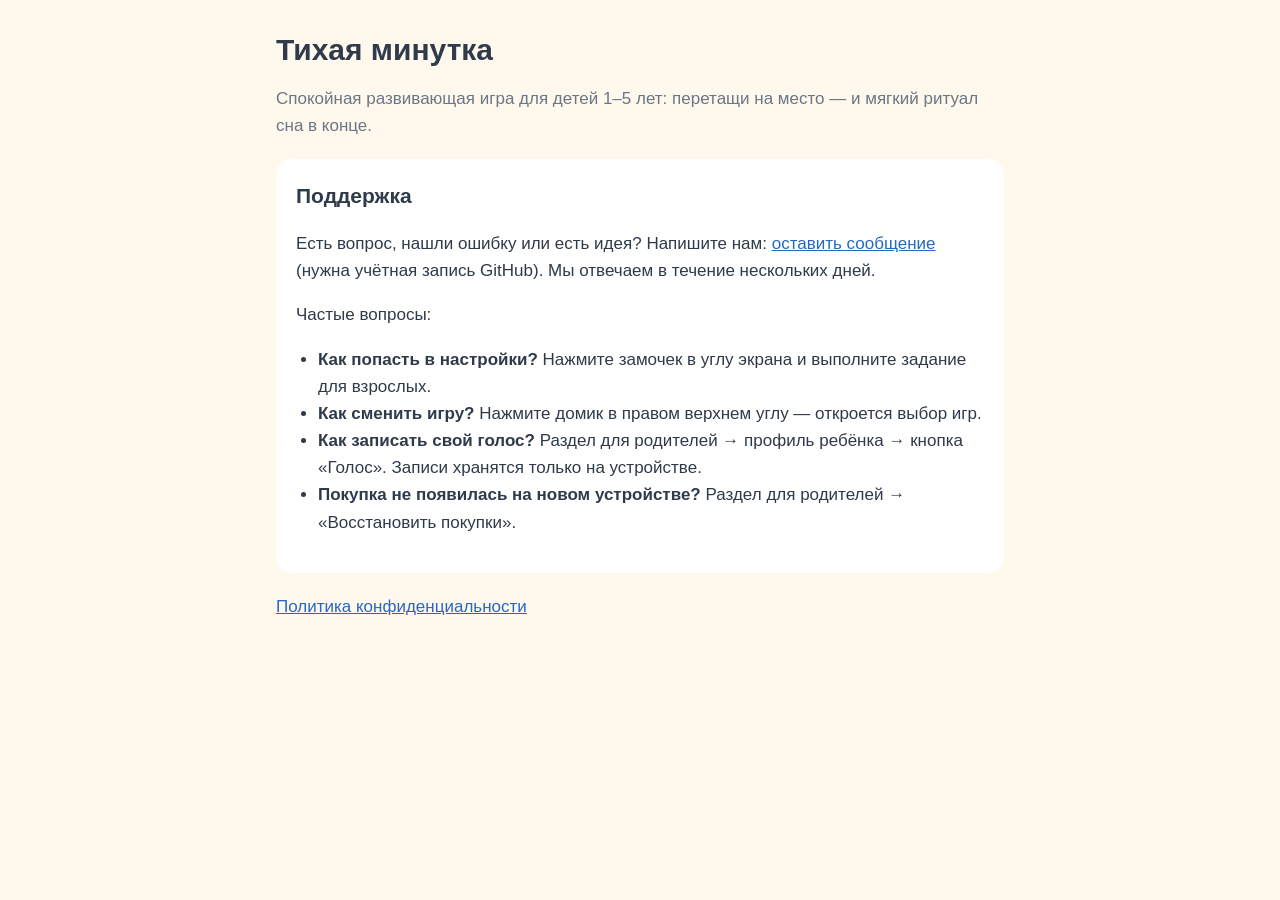
<file: index.html>
<!doctype html>
<html lang="ru">
<head>
<meta charset="utf-8">
<meta name="viewport" content="width=device-width, initial-scale=1">
<title>Тихая минутка — поддержка</title>
<link rel="stylesheet" href="style.css">
</head>
<body>
<main>
<h1>Тихая минутка</h1>
<p class="muted">Спокойная развивающая игра для детей 1–5 лет: перетащи на место — и мягкий ритуал сна в конце.</p>

<div class="card">
<h2 style="margin-top:0">Поддержка</h2>
<p>Есть вопрос, нашли ошибку или есть идея? Напишите нам:
<a href="https://github.com/iamzvv/tikhaya-minutka/issues/new">оставить сообщение</a>
(нужна учётная запись GitHub). Мы отвечаем в течение нескольких дней.</p>
<p>Частые вопросы:</p>
<ul>
<li><b>Как попасть в настройки?</b> Нажмите замочек в углу экрана и выполните задание для взрослых.</li>
<li><b>Как сменить игру?</b> Нажмите домик в правом верхнем углу — откроется выбор игр.</li>
<li><b>Как записать свой голос?</b> Раздел для родителей → профиль ребёнка → кнопка «Голос». Записи хранятся только на устройстве.</li>
<li><b>Покупка не появилась на новом устройстве?</b> Раздел для родителей → «Восстановить покупки».</li>
</ul>
</div>

<p><a href="privacy.html">Политика конфиденциальности</a></p>
</main>
</body>
</html>
</file>
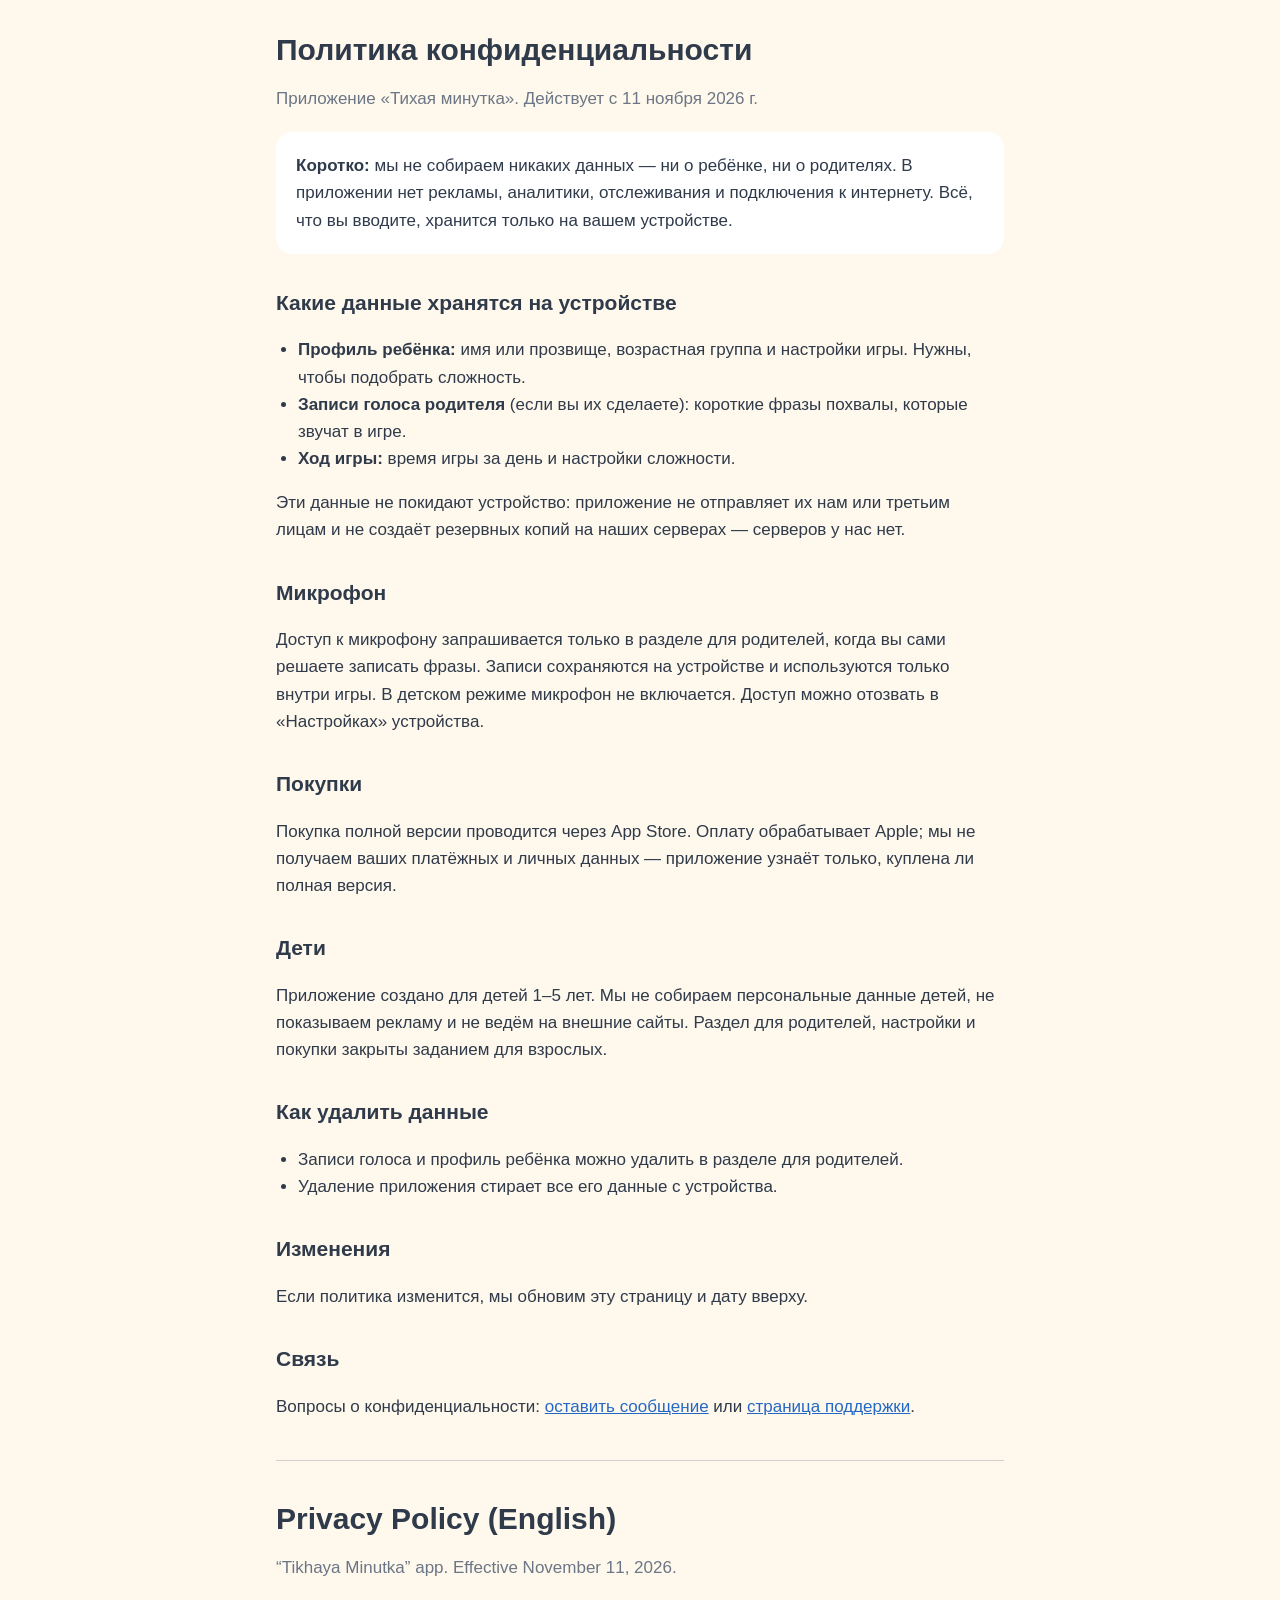
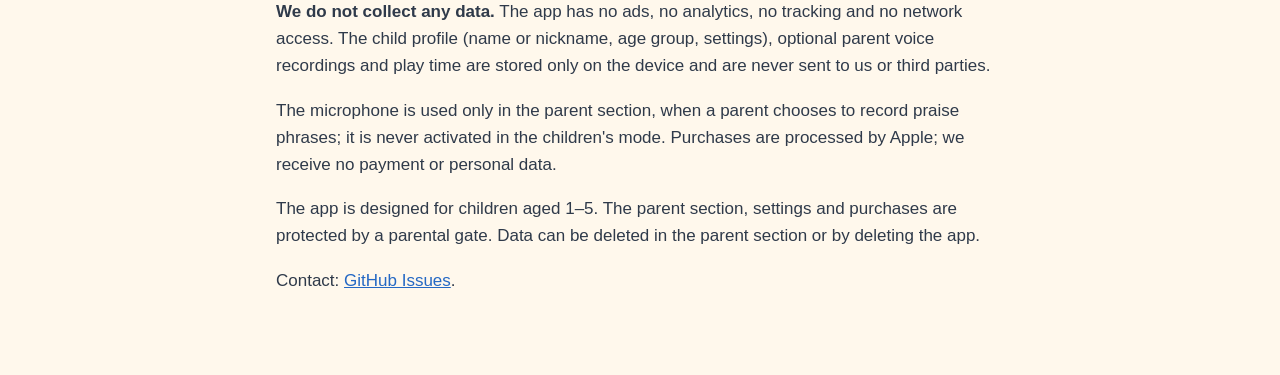
<file: privacy.html>
<!doctype html>
<html lang="ru">
<head>
<meta charset="utf-8">
<meta name="viewport" content="width=device-width, initial-scale=1">
<title>Политика конфиденциальности</title>
<link rel="stylesheet" href="style.css">
</head>
<body>
<main>
<h1>Политика конфиденциальности</h1>
<p class="muted">Приложение «Тихая минутка». Действует с 11 ноября 2026 г.</p>

<div class="card">
<b>Коротко:</b> мы не собираем никаких данных — ни о ребёнке, ни о родителях. В приложении нет рекламы,
аналитики, отслеживания и подключения к интернету. Всё, что вы вводите, хранится только на вашем устройстве.
</div>

<h2>Какие данные хранятся на устройстве</h2>
<ul>
<li><b>Профиль ребёнка:</b> имя или прозвище, возрастная группа и настройки игры. Нужны, чтобы подобрать сложность.</li>
<li><b>Записи голоса родителя</b> (если вы их сделаете): короткие фразы похвалы, которые звучат в игре.</li>
<li><b>Ход игры:</b> время игры за день и настройки сложности.</li>
</ul>
<p>Эти данные не покидают устройство: приложение не отправляет их нам или третьим лицам и не создаёт резервных копий на наших серверах — серверов у нас нет.</p>

<h2>Микрофон</h2>
<p>Доступ к микрофону запрашивается только в разделе для родителей, когда вы сами решаете записать фразы.
Записи сохраняются на устройстве и используются только внутри игры. В детском режиме микрофон не включается.
Доступ можно отозвать в «Настройках» устройства.</p>

<h2>Покупки</h2>
<p>Покупка полной версии проводится через App Store. Оплату обрабатывает Apple; мы не получаем ваших платёжных
и личных данных — приложение узнаёт только, куплена ли полная версия.</p>

<h2>Дети</h2>
<p>Приложение создано для детей 1–5 лет. Мы не собираем персональные данные детей, не показываем рекламу и
не ведём на внешние сайты. Раздел для родителей, настройки и покупки закрыты заданием для взрослых.</p>

<h2>Как удалить данные</h2>
<ul>
<li>Записи голоса и профиль ребёнка можно удалить в разделе для родителей.</li>
<li>Удаление приложения стирает все его данные с устройства.</li>
</ul>

<h2>Изменения</h2>
<p>Если политика изменится, мы обновим эту страницу и дату вверху.</p>

<h2>Связь</h2>
<p>Вопросы о конфиденциальности: <a href="https://github.com/iamzvv/tikhaya-minutka/issues/new">оставить сообщение</a>
или <a href="index.html">страница поддержки</a>.</p>

<hr>

<h1 lang="en">Privacy Policy (English)</h1>
<div lang="en">
<p class="muted">“Tikhaya Minutka” app. Effective November 11, 2026.</p>
<p><b>We do not collect any data.</b> The app has no ads, no analytics, no tracking and no network access.
The child profile (name or nickname, age group, settings), optional parent voice recordings and play time
are stored only on the device and are never sent to us or third parties.</p>
<p>The microphone is used only in the parent section, when a parent chooses to record praise phrases; it is never
activated in the children's mode. Purchases are processed by Apple; we receive no payment or personal data.</p>
<p>The app is designed for children aged 1–5. The parent section, settings and purchases are protected by a parental gate.
Data can be deleted in the parent section or by deleting the app.</p>
<p>Contact: <a href="https://github.com/iamzvv/tikhaya-minutka/issues/new">GitHub Issues</a>.</p>
</div>
</main>
</body>
</html>
</file>
<file: style.css>
:root{--bg:#FFF8EC;--text:#2F3A4A;--muted:#6B7686;--accent:#2468C4;--card:#fff}
@media (prefers-color-scheme:dark){:root{--bg:#1D2330;--text:#E9EDF3;--muted:#A8B2C1;--accent:#7FB0FF;--card:#262E3D}}
*{box-sizing:border-box}
body{margin:0;background:var(--bg);color:var(--text);font:17px/1.6 -apple-system,BlinkMacSystemFont,"Segoe UI",Roboto,sans-serif}
main{max-width:760px;margin:0 auto;padding:32px 16px 64px}
h1{font-size:30px;line-height:1.2;margin:0 0 8px}
h2{font-size:21px;margin:32px 0 8px}
.muted{color:var(--muted)}
.card{background:var(--card);border-radius:16px;padding:20px;margin:20px 0}
a{color:var(--accent)}
ul{padding-left:22px}
hr{border:0;border-top:1px solid var(--muted);opacity:.3;margin:40px 0}
</file>
